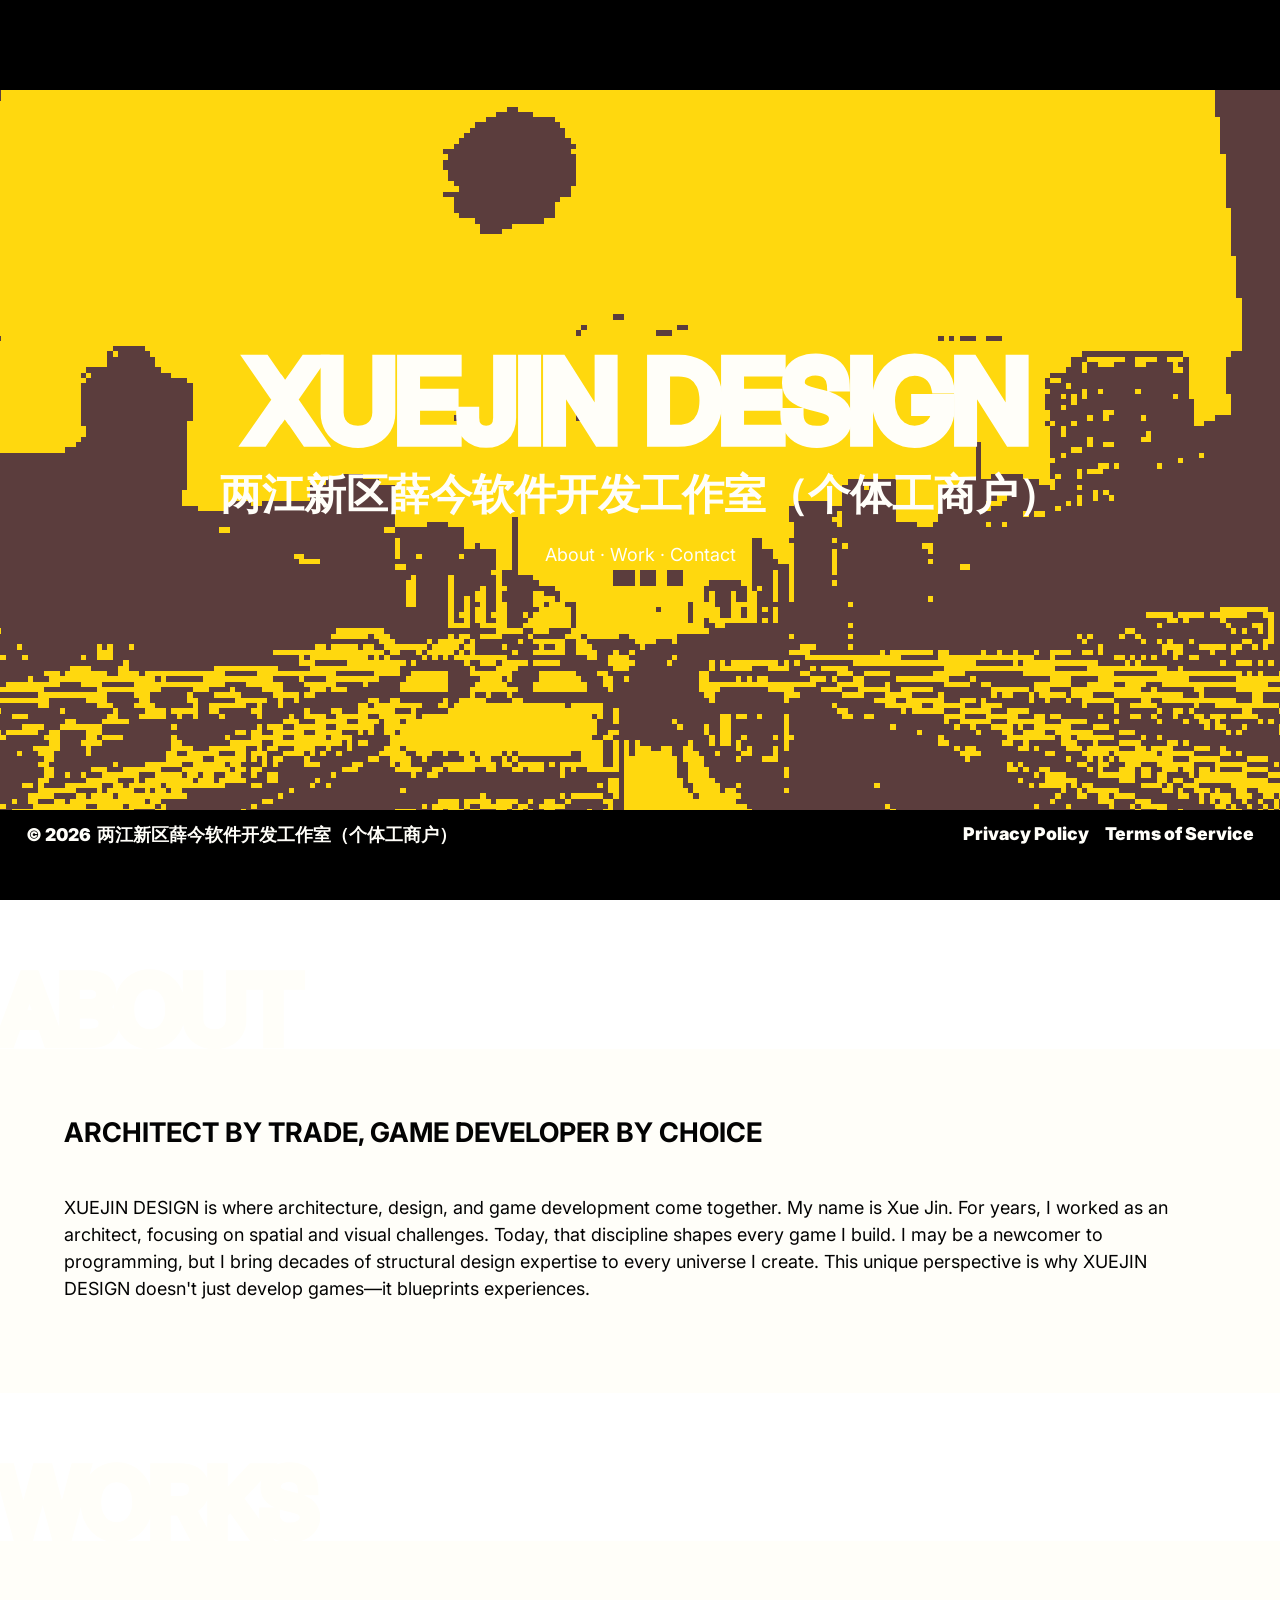
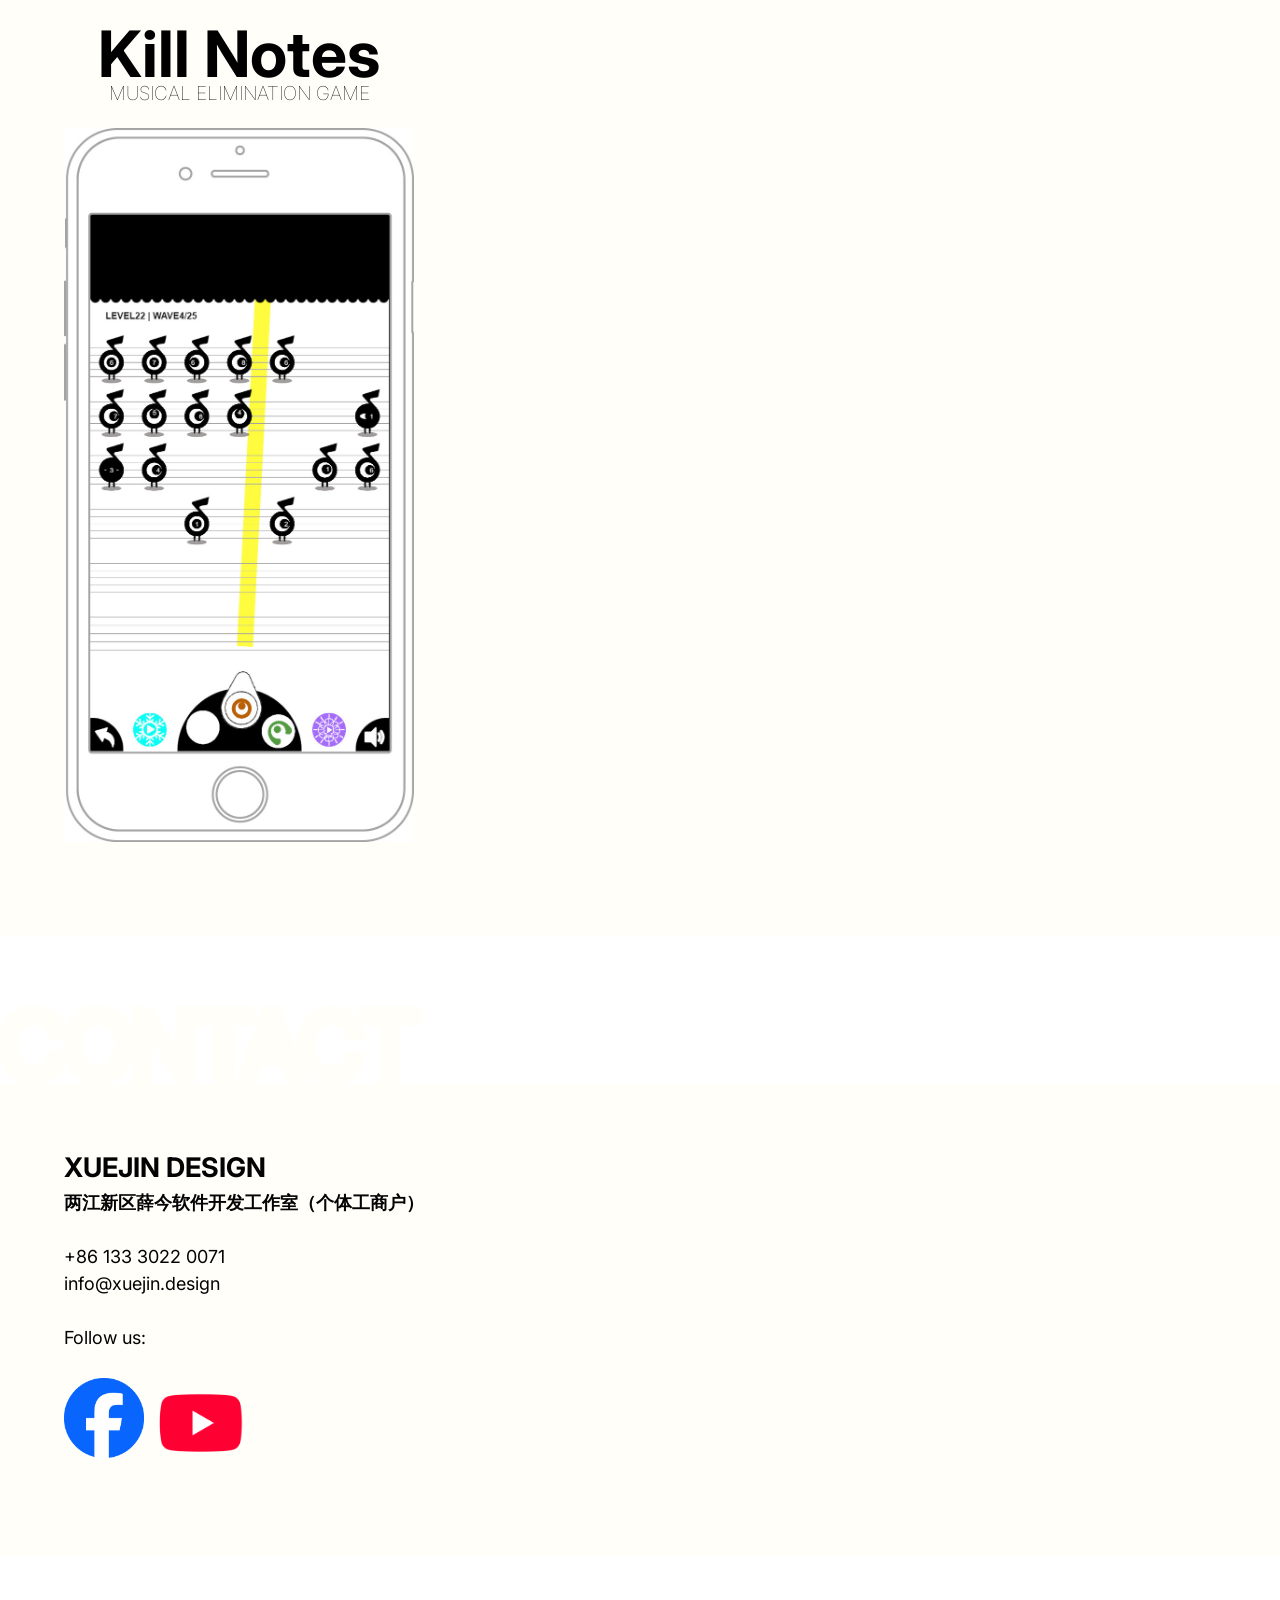
<file: index.html>
<!doctype html>
<html lang="en">
  <head>
    <meta
      name="facebook-domain-verification"
      content="ktpvvyk9784qtbtlmtoqzcp71w7ede"
    />
    <meta charset="UTF-8" />
    <!-- <meta http-equiv=""X-UA-Compatible" content=""IE=edge"> -->
    <meta name="viewport" content="width=device-width, initial-scale=1.0" />
    <title>XUEJIN DESIGN</title>
    <link
      href="https://fonts.googleapis.com/css2?family=Inter:wght@400&display=swap"
      rel="stylesheet"
    />
    <link rel="stylesheet" href="style.css" />
    <link rel="icon" href="assets/icon.png" type="image/png" />
    <link rel="canonical" href="https://xuejin.design/" />
  </head>
  <body>
    <div id="header"></div>

    <div id="logo">
      <p class="logo">XUEJIN DESIGN</p>
            <b class="sublogo"> 两江新区薛今软件开发工作室（个体工商户）</b><br />
      <p class="logo-text">
        <a href="#about">About</a> · <a href="#work">Work</a> ·
        <a href="#contact">Contact</a>
      </p>
    </div>

    <div id="about" class="container">
      <div class="title">ABOUT</div>
      <div class="content">
                <h2>ARCHITECT BY TRADE, GAME DEVELOPER BY CHOICE <br /><br /></h2>

XUEJIN DESIGN is where architecture, design, and game development come together.

My name is Xue Jin. For years, I worked as an architect, focusing on spatial and visual challenges. Today, that discipline shapes every game I build. I may be a newcomer to programming, but I bring decades of structural design expertise to every universe I create.

This unique perspective is why XUEJIN DESIGN doesn't just develop games—it blueprints experiences.


        </p>
        <br />
      </div>
    </div>

    <div id="work" class="container">
      <div class="title">WORKS</div>
      <div class="content">
        <div class="project">
          <p class="project-title">Kill Notes</p>
          <p class="project-subtitle">MUSICAL ELIMINATION GAME</p>
          <a href="killnotes.html">
            <img src="assets/killnotes.jpg" width="350px" height="auto" />
          </a>
        </div>
      </div>
    </div>

    <div id="contact" class="container">
      <div class="title">CONTACT</div>
      <div class="content">
        <h2>XUEJIN DESIGN</h2>
        <b>两江新区薛今软件开发工作室（个体工商户）</b>
      
        <br />
        <br />
        <p>+86 133 3022 0071</p>
        <p>info@xuejin.design</p>
          <br />
        <p>Follow us:</p><br/>
        <a href="https://www.facebook.com/61591018595151/">
<img src="assets/Facebook_Logo_Primary.png" width="auto" height="80px" />
        </a>
                <a href="https://www.youtube.com/@xuejindesign">
<img src="assets/yt_icon_red_digital.png" width="auto" height="70px" />
        </a>
        <br />
                <br />
      </div>
    </div>

     <div id="footer">
      <div>
        <b class="boldText">© 2026&nbsp; 两江新区薛今软件开发工作室（个体工商户）</b>


      </div>

      <div>
        <a class="boldText" href="privacyPolicy.html"
          >Privacy Policy&nbsp;&nbsp;&nbsp;&nbsp;</a
        >
        <a class="boldText" href="termsOfService.html">Terms of Service</a>
      </div>
    </div>
  </body>
    
    
    </div>
  </body>
</html>
</file>
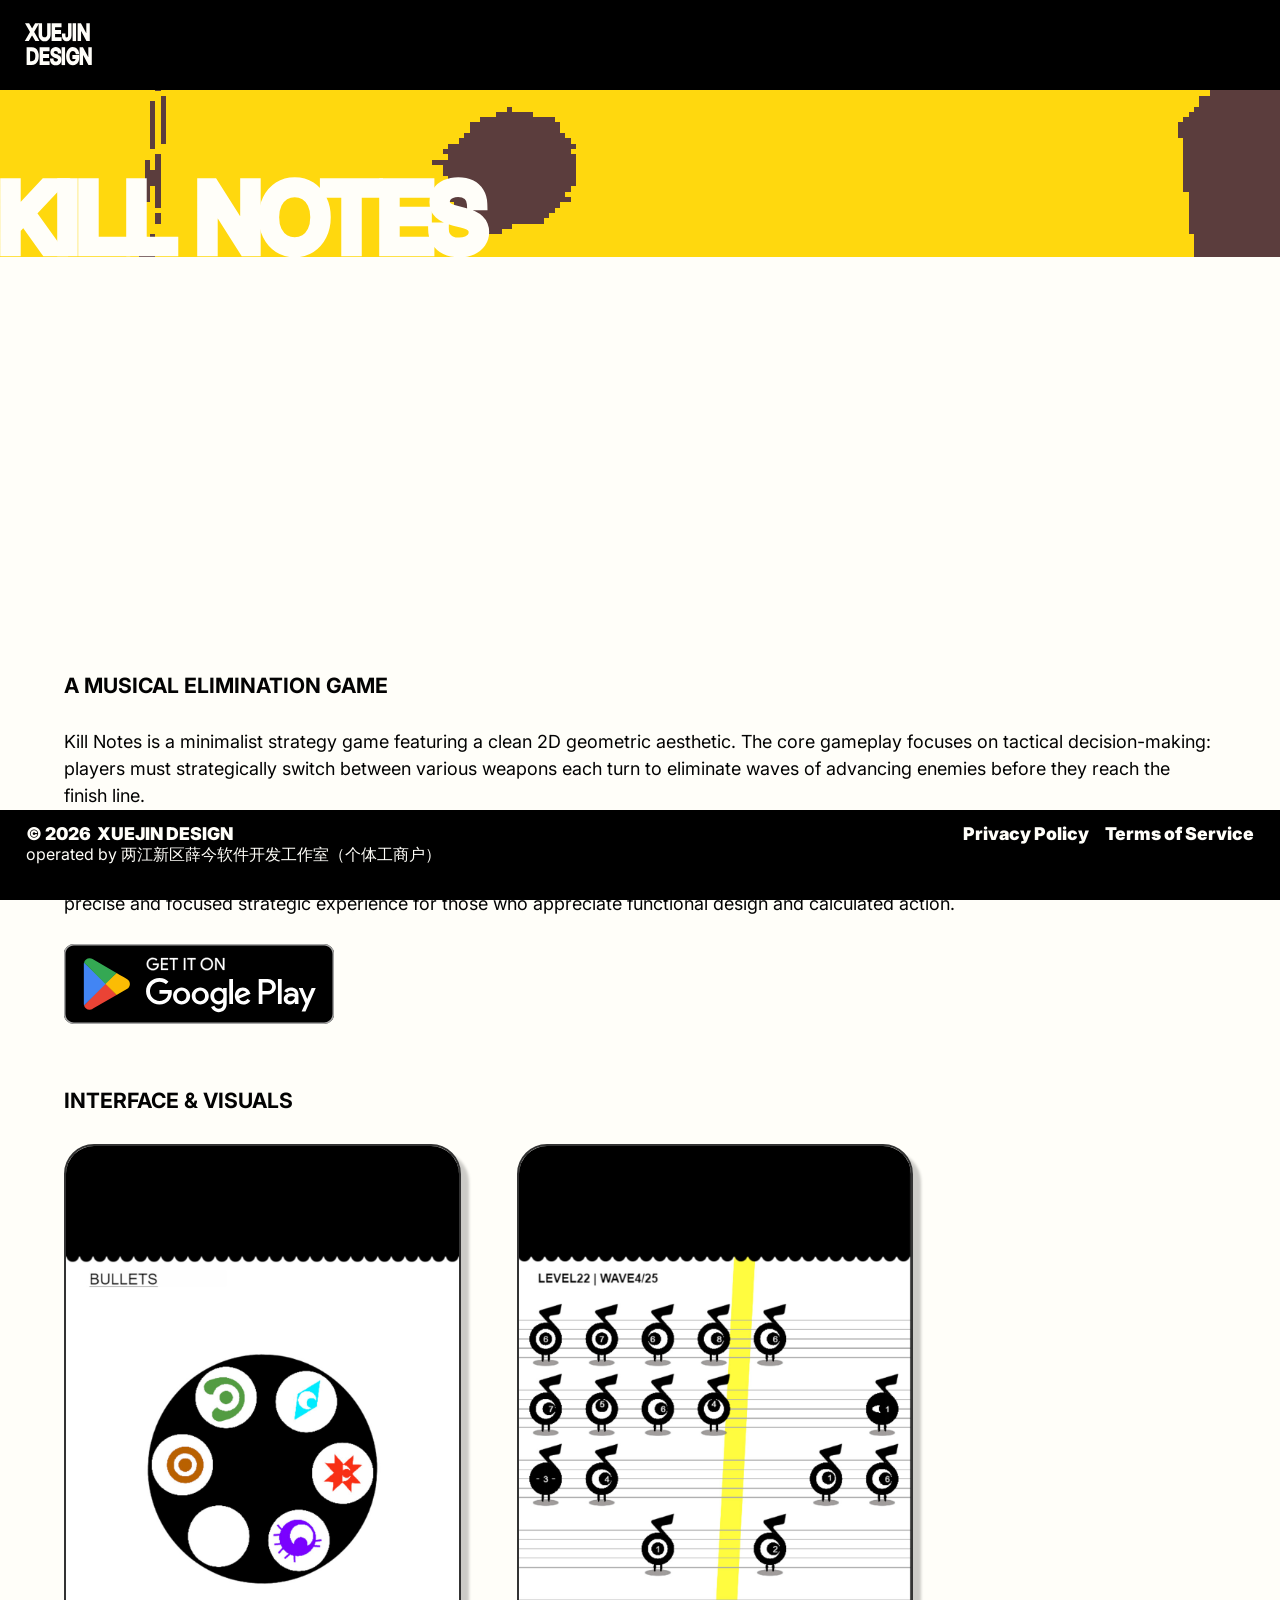
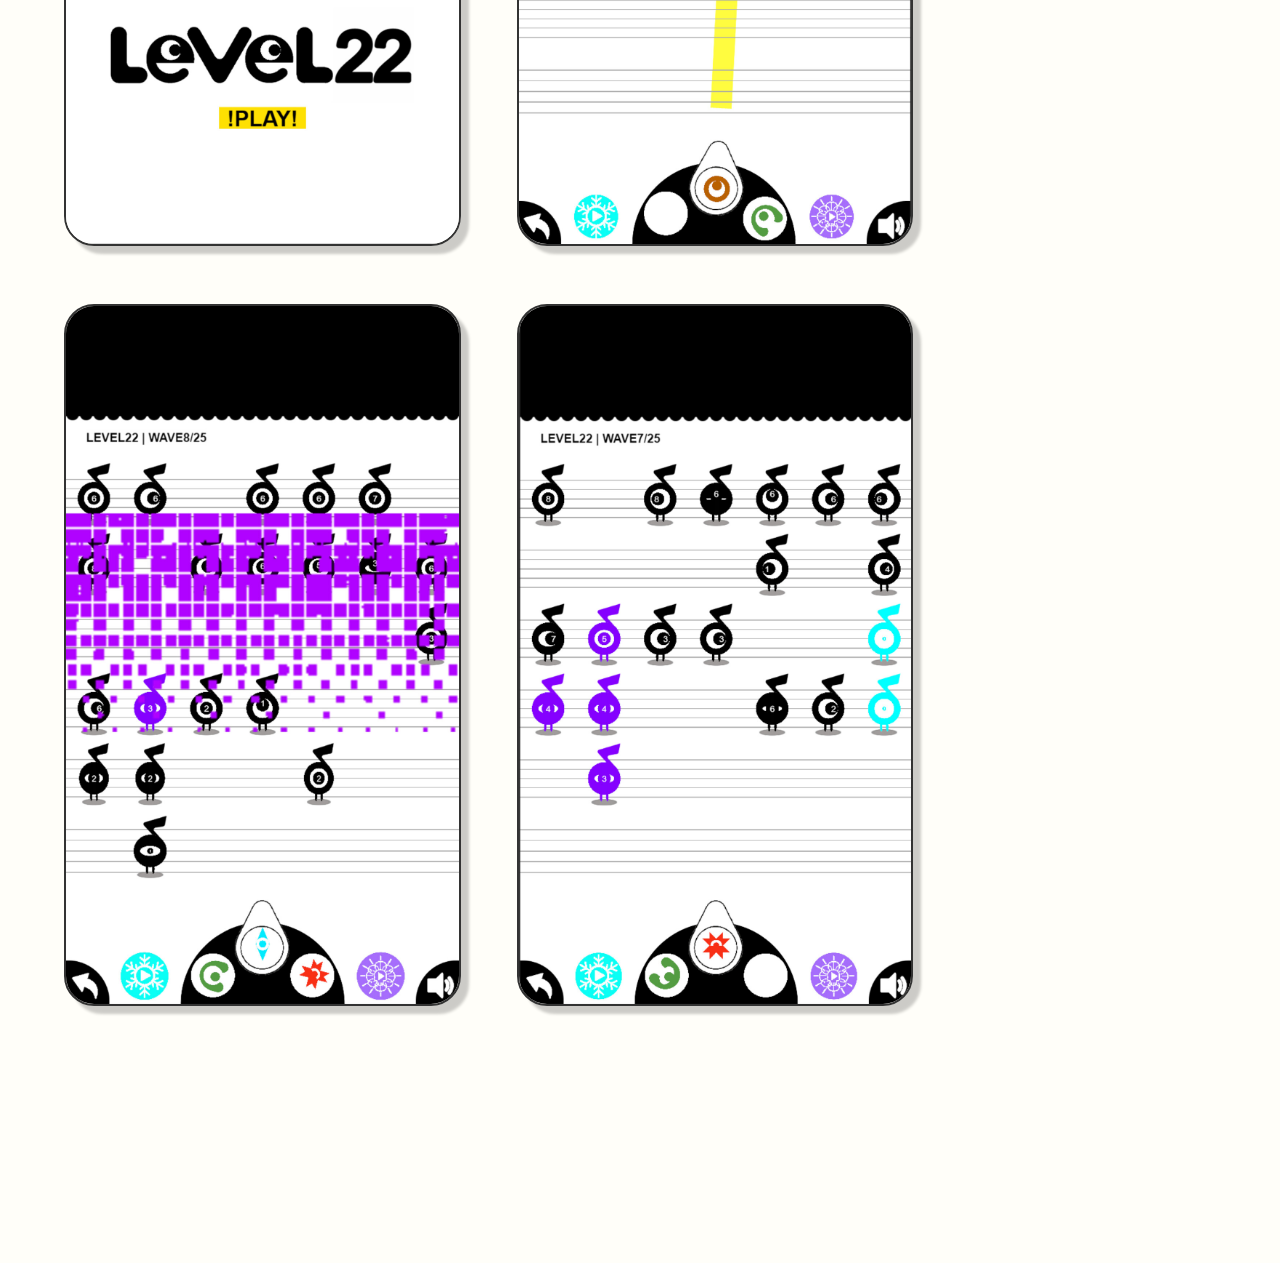
<file: killnotes.html>
<!doctype html>
<html lang="en">
  <head>
    <meta charset="UTF-8" />
    <!-- <meta http-equiv=""X-UA-Compatible" content=""IE=edge"> -->
    <meta name="viewport" content="width=device-width, initial-scale=1.0" />
    <title>Kill Notes</title>
    <link
      href="https://fonts.googleapis.com/css2?family=Inter:wght@400&display=swap"
      rel="stylesheet"
    />
    <link rel="stylesheet" href="style.css" />
    <link rel="icon" href="assets/killnotesicon.png" type="image/png">
  </head>
  <body>
     <div id="header"><a class="home" href="index.html">XUEJIN <br>DESIGN</a></div>

    <div class="page">
      <div class="title">KILL NOTES</div>
        <div class="content">
            <iframe width="560" height="315" src="https://www.youtube.com/embed/53M9fb0tzig?si=6g_VmkOdtdSS__eP" 
              title="YouTube video player" frameborder="0" allow="accelerometer; autoplay; clipboard-write; encrypted-media; gyroscope; picture-in-picture; 
              web-share" referrerpolicy="strict-origin-when-cross-origin" allowfullscreen></iframe>
            <br /><br />
            <h3>A MUSICAL ELIMINATION GAME</h3><br />
          <p>Kill Notes is a minimalist strategy game featuring a clean 2D geometric aesthetic. The core gameplay focuses on tactical decision-making: 
            players must strategically switch between various weapons each turn to eliminate waves of advancing enemies before they reach the finish line.</p>
          <br />
          <p>The game is enhanced by a dynamic auditory layer where each enemy emits a distinct musical pitch based on its remaining health. 
            While the strategy remains the priority, this audio feedback creates a unique, 
            evolving soundscape as you combat the threat.  
            Kill Notes offers a precise and focused strategic experience for those who appreciate functional design and calculated action.</p>
                    
          <br />
          <a href="https://play.google.com/store/apps/details?id=com.togaming.killnotes" target="_blank">
            <img src="./assets/GetItOnGooglePlay.svg" width="auto" height="80px" />
          </a>
          <br /><br /><br />
                      <h3>INTERFACE & VISUALS</h3><br />

            <img class="screenshot" src="assets/KN01.jpg"/>
            <img class="screenshot" src="assets/KN02.jpg"/>
                        <img class="screenshot" src="assets/KN03.jpg"/>
                                    <img class="screenshot" src="assets/KN04.jpg"/>
          
          <br /><br />                       <br /><br /> <br /><br /></div>
           <div id="footer">
      <div>
        <b class="boldText">© 2026&nbsp; XUEJIN DESIGN</b>

        <br />
        <p class="lightText">
          operated by 两江新区薛今软件开发工作室（个体工商户）
        </p>
      </div>

      <div>
        <a class="boldText" href="privacyPolicy.html"
          >Privacy Policy&nbsp;&nbsp;&nbsp;&nbsp;</a
        >
        <a class="boldText" href="termsOfService.html">Terms of Service</a>
      </div>
    </div>
  </body>
  </body>
  <style>
    .screenshot {
      margin-right: 4vw;
      margin-bottom: 4vw;
      border-radius: 30px;
      box-shadow: 8px 8px 3px rgba(0, 0, 0, 0.2);
      border: 2px solid #333;
      max-width:95%;
      width: auto;
      height:78vh;
    }

  </style>
</html>
</file>
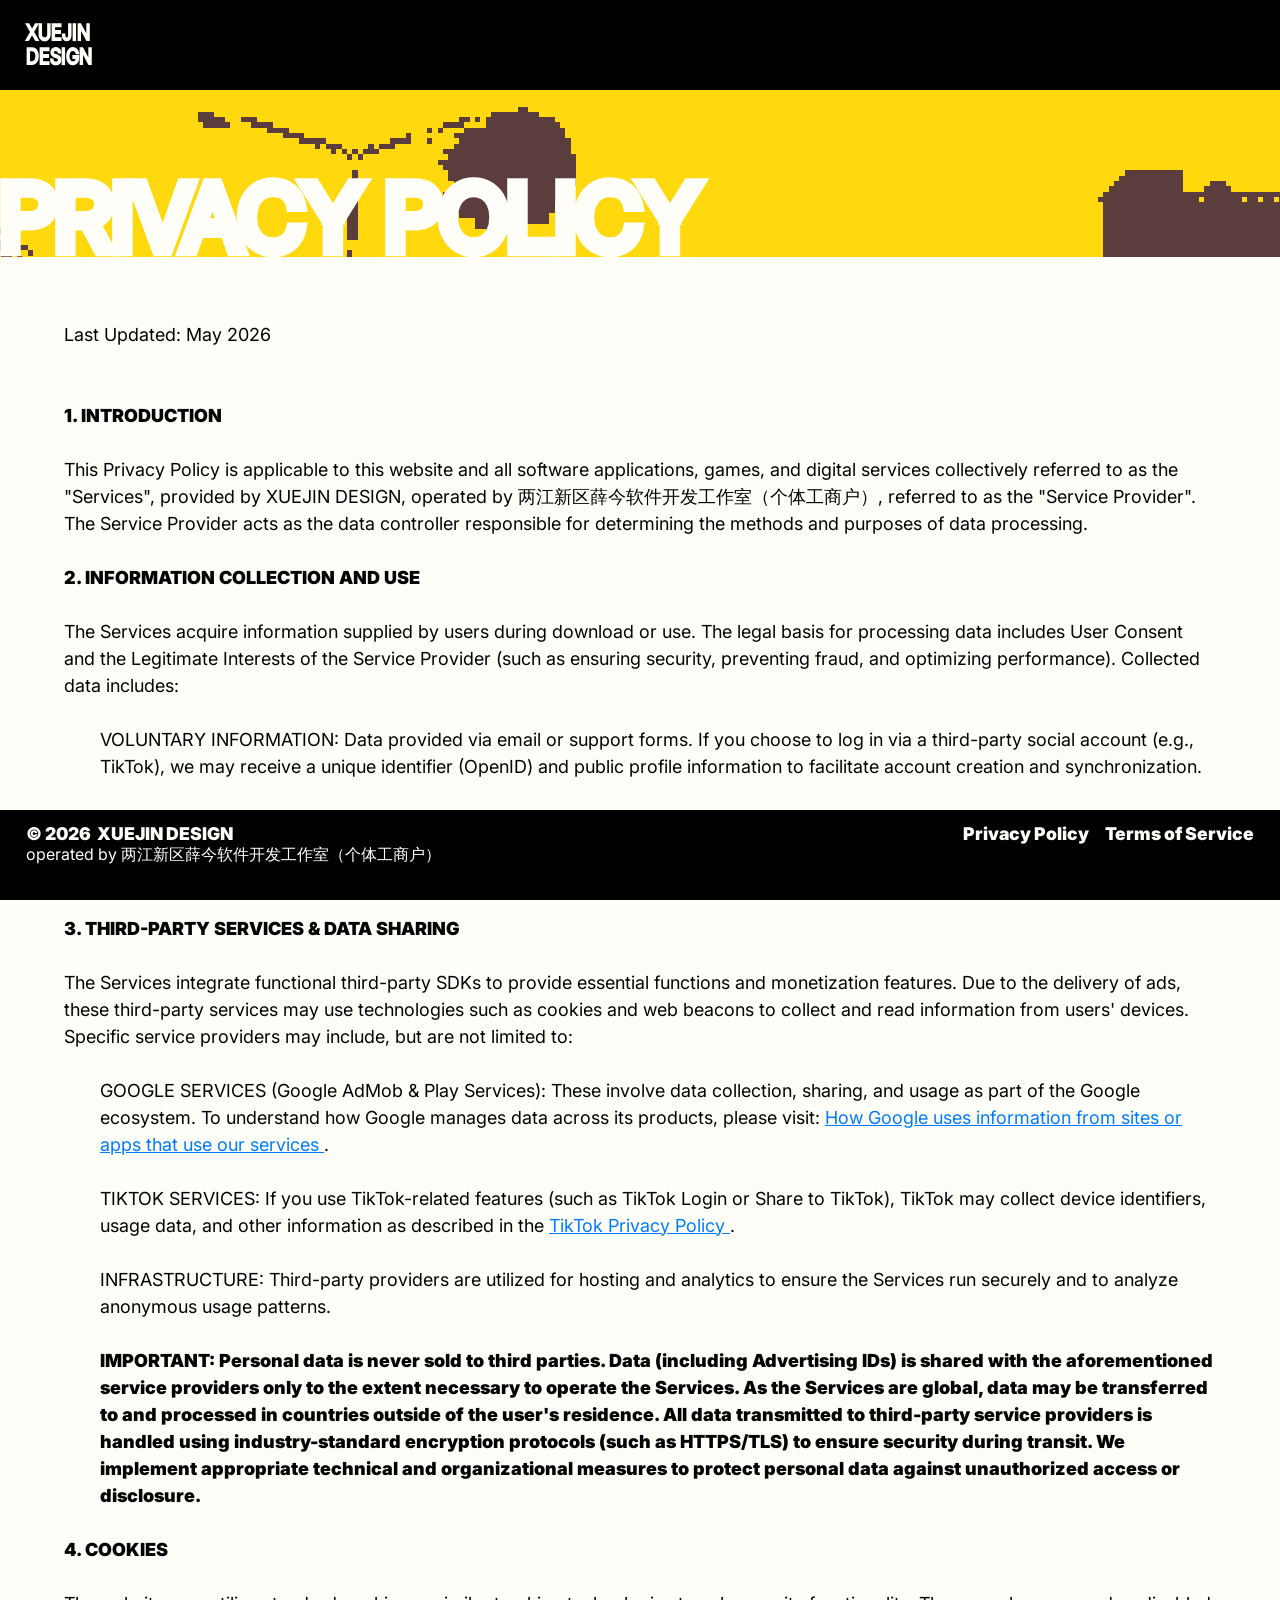
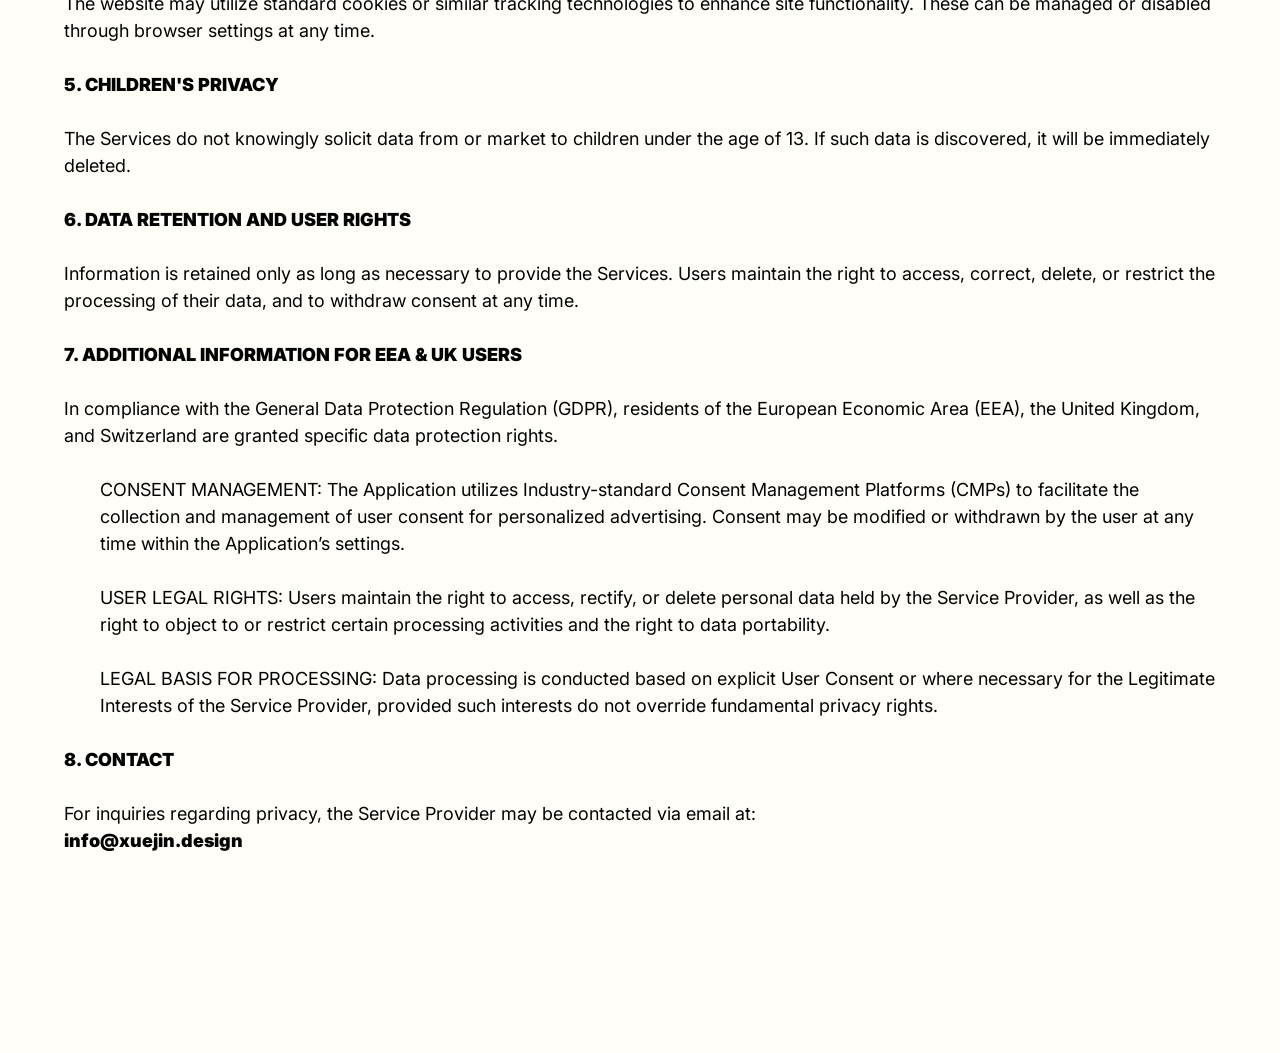
<file: privacyPolicy.html>
<!doctype html>
<html lang="en">
  <head>
    <meta charset="UTF-8" />
    <!-- <meta http-equiv=""X-UA-Compatible" content=""IE=edge"> -->
    <meta name="viewport" content="width=device-width, initial-scale=1.0" />
    <title>Privacy Policy - XUEJIN DESIGN</title>
    <link
      href="https://fonts.googleapis.com/css2?family=Inter:wght@400&display=swap"
      rel="stylesheet"
    />
    <link rel="stylesheet" href="style.css" />
    <link rel="icon" href="assets/icon.png" type="image/png" />
  </head>
  <body>
    <div id="header">
      <a class="home" href="index.html">XUEJIN <br />DESIGN</a>
    </div>

    <div class="page">
      <div class="title">PRIVACY POLICY</div>
      <div class="content">
        <p>Last Updated: May 2026</p>
        <br /><br />

        <p class="heading">1. INTRODUCTION</p>
        <br />
        <p>
          This Privacy Policy is applicable to this website and all software
          applications, games, and digital services collectively referred to as
          the "Services", provided by XUEJIN DESIGN, operated by
          两江新区薛今软件开发工作室（个体工商户）, referred to as the "Service
          Provider". The Service Provider acts as the data controller
          responsible for determining the methods and purposes of data
          processing.
        </p>
        <br />
        <p class="heading">2. INFORMATION COLLECTION AND USE</p>
        <br />
        <p>
          The Services acquire information supplied by users during download or
          use. The legal basis for processing data includes User Consent and the
          Legitimate Interests of the Service Provider (such as ensuring
          security, preventing fraud, and optimizing performance). Collected
          data includes:
        </p>
        <br />
        <p class="indent">
          VOLUNTARY INFORMATION: Data provided via email or support forms. If
          you choose to log in via a third-party social account (e.g., TikTok),
          we may receive a unique identifier (OpenID) and public profile
          information to facilitate account creation and synchronization.
        </p>
        <br />
        <p class="indent">
          AUTOMATICALLY COLLECTED DATA: Device-specific info (model, OS, Android
          Advertising ID, Amazon Advertising ID or Apple IDFA) and anonymous
          usage statistics. These IDs are used exclusively for ad frequency
          capping, attribution, and to provide personalized advertising and
          analytics. Users can reset these IDs or opt out of personalized ads
          through their device settings.
        </p>
        <br />
        <p class="heading">3. THIRD-PARTY SERVICES & DATA SHARING</p>
        <br />
        <p>
          The Services integrate functional third-party SDKs to provide
          essential functions and monetization features. Due to the delivery of
          ads, these third-party services may use technologies such as cookies
          and web beacons to collect and read information from users' devices.
          Specific service providers may include, but are not limited to:
        </p>
        <br />
        <p class="indent">
          GOOGLE SERVICES (Google AdMob & Play Services): These involve data
          collection, sharing, and usage as part of the Google ecosystem. To
          understand how Google manages data across its products, please visit:
          <a
            href="https://policies.google.com/technologies/partner-sites"
            target="_blank"
            style="color: #007bff; text-decoration: underline"
            >How Google uses information from sites or apps that use our
            services </a
          >.
        </p>
        <br />
        <p class="indent">
          TIKTOK SERVICES: If you use TikTok-related features (such as TikTok
          Login or Share to TikTok), TikTok may collect device identifiers,
          usage data, and other information as described in the
          <a
            href="https://www.tiktok.com/legal/page/row/privacy-policy/en"
            target="_blank"
            style="color: #007bff; text-decoration: underline"
            >TikTok Privacy Policy </a
          >.
        </p>
        <br />

        <p class="indent">
          INFRASTRUCTURE: Third-party providers are utilized for hosting and
          analytics to ensure the Services run securely and to analyze anonymous
          usage patterns.
        </p>
        <br />
        <div class="indent">
          <p class="heading">
            IMPORTANT: Personal data is never sold to third parties. Data
            (including Advertising IDs) is shared with the aforementioned
            service providers only to the extent necessary to operate the
            Services. As the Services are global, data may be transferred to and
            processed in countries outside of the user's residence. All data
            transmitted to third-party service providers is handled using
            industry-standard encryption protocols (such as HTTPS/TLS) to ensure
            security during transit. We implement appropriate technical and
            organizational measures to protect personal data against
            unauthorized access or disclosure.
          </p>
        </div>
        <br />
        <p class="heading">4. COOKIES</p>
        <br />
        <p>
          The website may utilize standard cookies or similar tracking
          technologies to enhance site functionality. These can be managed or
          disabled through browser settings at any time.
        </p>
        <br />
        <p class="heading">5. CHILDREN'S PRIVACY</p>
        <br />
        <p>
          The Services do not knowingly solicit data from or market to children
          under the age of 13. If such data is discovered, it will be
          immediately deleted.
        </p>
        <br />
        <p class="heading">6. DATA RETENTION AND USER RIGHTS</p>
        <br />
        <p>
          Information is retained only as long as necessary to provide the
          Services. Users maintain the right to access, correct, delete, or
          restrict the processing of their data, and to withdraw consent at any
          time.
        </p>
        <br />
        <p class="heading">7. ADDITIONAL INFORMATION FOR EEA & UK USERS</p>
        <br />
        <p>
          In compliance with the General Data Protection Regulation (GDPR),
          residents of the European Economic Area (EEA), the United Kingdom, and
          Switzerland are granted specific data protection rights.
        </p>
        <br />
        <p class="indent">
          CONSENT MANAGEMENT: The Application utilizes Industry-standard Consent
          Management Platforms (CMPs) to facilitate the collection and
          management of user consent for personalized advertising. Consent may
          be modified or withdrawn by the user at any time within the
          Application’s settings.
        </p>
        <br />
        <p class="indent">
          USER LEGAL RIGHTS: Users maintain the right to access, rectify, or
          delete personal data held by the Service Provider, as well as the
          right to object to or restrict certain processing activities and the
          right to data portability.
        </p>
        <br />
        <p class="indent">
          LEGAL BASIS FOR PROCESSING: Data processing is conducted based on
          explicit User Consent or where necessary for the Legitimate Interests
          of the Service Provider, provided such interests do not override
          fundamental privacy rights.
        </p>
        <br />
        <p class="heading">8. CONTACT</p>
        <br />
        <p>
          For inquiries regarding privacy, the Service Provider may be contacted
          via email at:
        </p>
        <p class="heading">info@xuejin.design</p>
        <br /><br /><br /><br /><br />
      </div>
    </div>
    <div id="footer">
      <div>
        <b class="boldText">© 2026&nbsp; XUEJIN DESIGN</b>

        <br />
        <p class="lightText">
          operated by 两江新区薛今软件开发工作室（个体工商户）
        </p>
      </div>

      <div>
        <a class="boldText" href="privacyPolicy.html"
          >Privacy Policy&nbsp;&nbsp;&nbsp;&nbsp;</a
        >
        <a class="boldText" href="termsOfService.html">Terms of Service</a>
      </div>
    </div>
  </body>
</html>
</file>
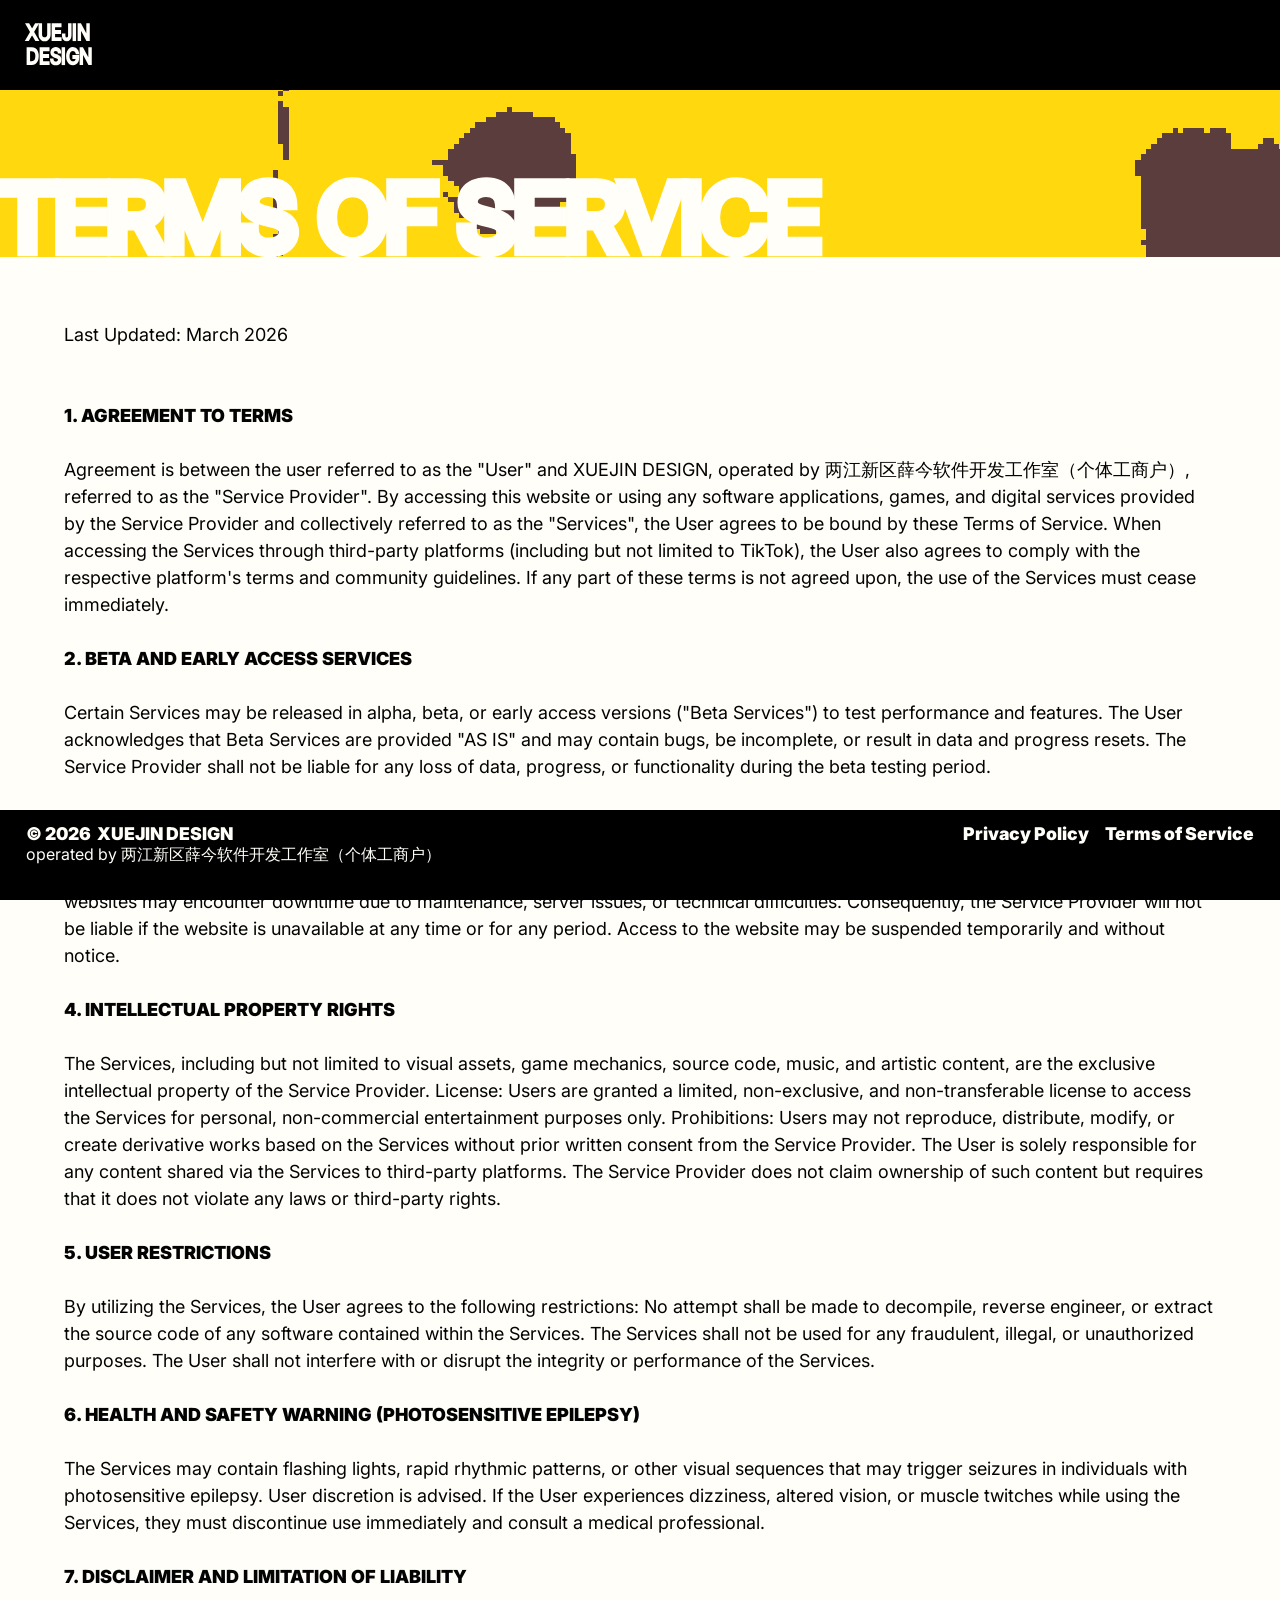
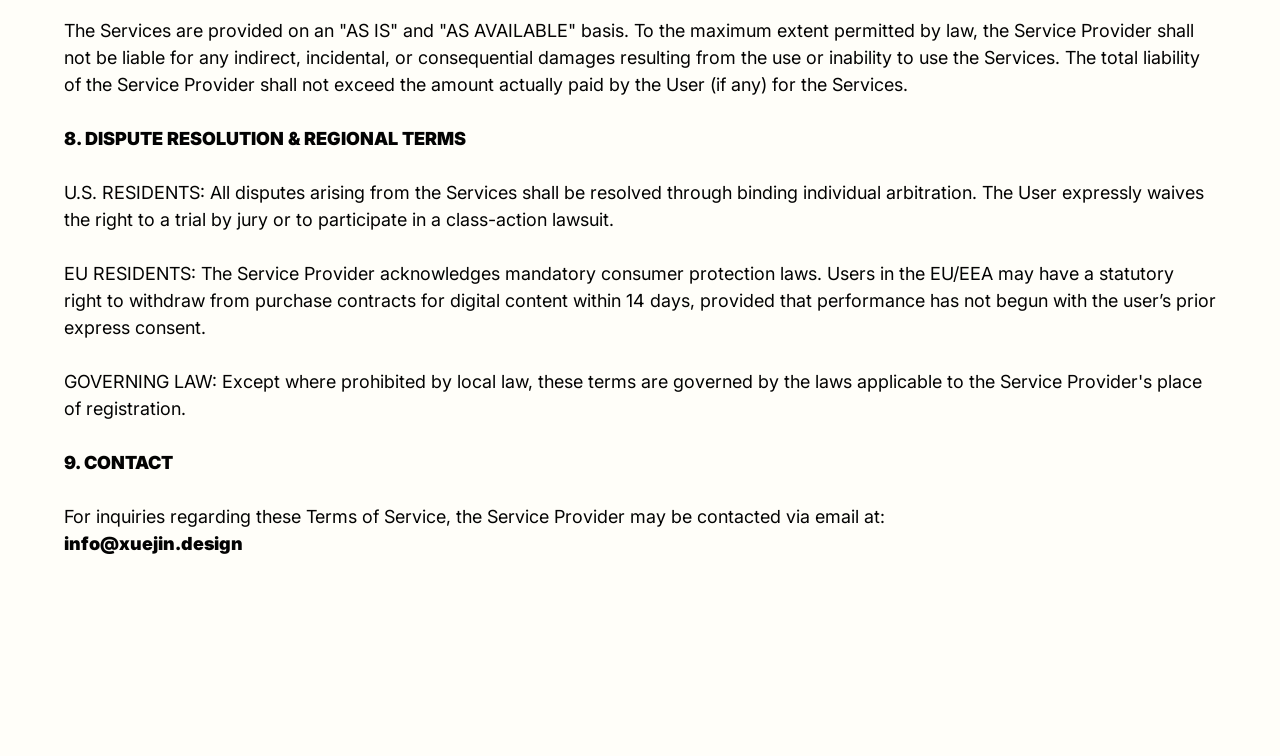
<file: termsOfService.html>
<!doctype html>
<html lang="en">
  <head>
    <meta charset="UTF-8" />
    <!-- <meta http-equiv=""X-UA-Compatible" content=""IE=edge"> -->
    <meta name="viewport" content="width=device-width, initial-scale=1.0" />
    <title>Terms of Service - XUEJIN DESIGN</title>
    <link href="https://fonts.googleapis.com/css2?family=Inter:wght@400&display=swap" rel="stylesheet">
        <link rel="stylesheet" href="style.css" />
  </head>
  <body>
    <div id="header">
      <a class="home" href="index.html">XUEJIN <br>DESIGN</a>
    </div>

    <div class="page">
      <div class="title">TERMS OF SERVICE</div>
        <div class="content">
          <p>Last Updated: March 2026</p>        
          <br /><br />
          <p class="heading">1. AGREEMENT TO TERMS</p>         
          <br />
<p>
Agreement is between the user referred to as the "User" 
and XUEJIN DESIGN, operated by 两江新区薛今软件开发工作室（个体工商户）, referred to as the "Service Provider". 
By accessing this website or using any software applications, games, 
and digital services provided by the Service Provider and collectively referred to as the "Services", 
the User agrees to be bound by these Terms of Service. 
When accessing the Services through third-party platforms (including but not limited to TikTok), 
the User also agrees to comply with the respective platform's terms and community guidelines.
If any part of these terms is not agreed upon, the use of the Services must cease immediately.
</p> 
<br />
<p class="heading">2. BETA AND EARLY ACCESS SERVICES</p>
<br />
<p>
Certain Services may be released in alpha, beta, or early access versions ("Beta Services") to test performance and features. 
The User acknowledges that Beta Services are provided "AS IS" and may contain bugs, be incomplete, or result in data and progress resets. 
The Service Provider shall not be liable for any loss of data, progress, or functionality during the beta testing period.
</p>
<br />
<p class="heading">3. WEBSITE AVAILABILITY (SITE UP TIME)</p>
<br />
<p>

The Service Provider takes all reasonable steps to ensure that this website is available 24 hours every day, 
365 days per year. However, websites may encounter downtime due to maintenance, server issues, or technical difficulties.
 Consequently, the Service Provider will not be liable if the website is unavailable at any time or for any period. 
 Access to the website may be suspended temporarily and without notice.
</p>
<br /> 
<p class="heading">4. INTELLECTUAL PROPERTY RIGHTS</p>
<br />
<p>
The Services, including but not limited to visual assets, game mechanics, source code, music, and artistic content, 
are the exclusive intellectual property of the Service Provider.

License: Users are granted a limited, non-exclusive, and non-transferable license to access the Services for personal, 
non-commercial entertainment purposes only.

Prohibitions: Users may not reproduce, distribute, modify, or create derivative works based on the Services without prior written consent from the Service Provider.
  The User is solely responsible for any content shared via the Services to third-party platforms. 
  The Service Provider does not claim ownership of such content but requires that it does not violate any laws or third-party rights.
  
</p>
<br />
<p class="heading">5. USER RESTRICTIONS</p>
<br />
<p>
By utilizing the Services, the User agrees to the following restrictions:

No attempt shall be made to decompile, reverse engineer, or extract the source code of any software contained within the Services.

The Services shall not be used for any fraudulent, illegal, or unauthorized purposes.

The User shall not interfere with or disrupt the integrity or performance of the Services.
</p>
<br />
<p class="heading">6. HEALTH AND SAFETY WARNING (PHOTOSENSITIVE EPILEPSY)</p>
<br />
<p>
The Services may contain flashing lights, rapid rhythmic patterns, or other visual sequences that may trigger seizures in individuals with photosensitive epilepsy. 
User discretion is advised. If the User experiences dizziness, altered vision, or muscle twitches while using the Services, 
they must discontinue use immediately and consult a medical professional.
</p>
<br />
<p class="heading">7. DISCLAIMER AND LIMITATION OF LIABILITY</p>
<br />
<p>
The Services are provided on an "AS IS" and "AS AVAILABLE" basis. 
To the maximum extent permitted by law, the Service Provider shall not be liable for any indirect, 
incidental, or consequential damages resulting from the use or inability to use the Services. 
The total liability of the Service Provider shall not exceed the amount actually paid by the User (if any) for the Services.
</p>
<br />
<p class="heading">8. DISPUTE RESOLUTION & REGIONAL TERMS</p>
<br />
<p> 
U.S. RESIDENTS: All disputes arising from the Services shall be resolved through binding individual arbitration. The User expressly waives the right to a trial by jury or to participate in a class-action lawsuit.
</p>
<br /><p>
EU RESIDENTS: 
The Service Provider acknowledges mandatory consumer protection laws. Users in the EU/EEA may have a statutory right to withdraw from purchase contracts for digital content within 14 days, provided that performance has not begun with the user’s prior express consent.
</p>
<br /><p>
GOVERNING LAW: Except where prohibited by local law, these terms are governed by the laws applicable to the Service Provider's place of registration.
</p>
<br />
<p class="heading">9. CONTACT</p>
<br /><p>
For inquiries regarding these Terms of Service, the Service Provider may be contacted via email at: 
</p><p class="heading">info@xuejin.design
</p>
<br /><br /><br /><br /><br />
      </div>
    </div>

      </div>
    </div>

       <div id="footer">
      <div>
        <b class="boldText">© 2026&nbsp; XUEJIN DESIGN</b>

        <br />
        <p class="lightText">
          operated by 两江新区薛今软件开发工作室（个体工商户）
        </p>
      </div>

      <div>
        <a class="boldText" href="privacyPolicy.html"
          >Privacy Policy&nbsp;&nbsp;&nbsp;&nbsp;</a
        >
        <a class="boldText" href="termsOfService.html">Terms of Service</a>
      </div>
    </div>
  </body>
  </body>

</html>
</file>
<file: style.css>
* {
  margin: 0;
  padding: 0;
  box-sizing: border-box; /* 确保 padding 不会撑大盒子 */
  font-family: "Inter", sans-serif;
}
html {
  scroll-padding-top: 15vh; /* 与 header 高度保持一致 */
}
a {
  color: #fffef9;
  text-decoration: none; /* 去掉默认的下划线 */
}
body {
  overflow-x: hidden; /* 防止出现细微的左右晃动 */
  background-image: url("./assets/32color.gif");

  /* 关键属性 */
  background-size: cover; /* 保持比例撑满全屏，不留白 */
  background-position: center; /* 图片居中展示 */
  background-repeat: no-repeat; /* 防止图片重复排列 */
  background-attachment: fixed; /* 背景固定，不随内容滚动（视差感） */

  image-rendering: pixelated; /* 现代浏览器的标准写法 */
  image-rendering: -moz-crisp-edges; /* 针对 Firefox */
  image-rendering: crisp-edges; /* 针对部分其他浏览器 */

  /* 记得清除默认边距 */
  margin: 0;
  padding: 0;
  min-height: 100vh;
}
.home {
  font-size: 2vh; /* 使用视口宽度单位，确保在不同屏幕上都能适应 */
  color: #fffef9;
  -webkit-text-stroke: 0.2vh #fffef9;
  transform: scaleY(1.2); /* 1.2 表示纵向拉长到 1.2 倍，数值越大越高 */
  line-height: 1.1;
}
#logo {
  display: flex;
  justify-content: center; /* 水平居中 */
  align-items: center; /* 垂直居中 */
  min-height: 100vh; /* 确保父容器高度占满整个屏幕 */
  flex-direction: column;
}
.logo {
  font-size: 12vh; /* 使用视口宽度单位，确保在不同屏幕上都能适应 */
  color: #fffef9;
  -webkit-text-stroke: 1.5vh #fffef9;
}
.sublogo {
  font-size: 4.7vh; /* 使用视口宽度单位，确保在不同屏幕上都能适应 */
  color: #fffef9;
}
.logo-text {
  font-size: 2vh; /* 使用视口宽度单位，确保在不同屏幕上都能适应 */
  color: #fffef9;
}
.container {
  display: block;
  margin: 8vh 0; /* 上下间距，水平居中 */
}
.page {
  display: block;
  margin-top: 20vh; /* 水平居中 */
}
.title {
  color: #fffef9;
  font-size: 10vh;
  line-height: 0.85; /* 强制压缩行高 */
  margin: 0; /* 暴力负边距，强制把下方的白色块拉上来 */
  display: block;
  -webkit-text-stroke: 1.4vh #fffef9;
}
.content {
  background-color: #fffef9;
  font-size: 2vh;
  color: #030303;
  margin: 0;
  padding: 5%;
  line-height: 1.5;
}
.heading {
  font-weight: 900;
  color: #030303;
}
.indent {
  margin-left: 2em;
}
.project {
  position: relative; /* 关键：作为定位参考 */
  display: inline-block;
  z-index: 1; /* 较低层级 */
  margin-top: 2%;
  margin-bottom: 2%;
}
.project-title {
  white-space: nowrap; /* ← 加上这行，强制不换行 */
  top: -10%;
  color: rgb(0, 0, 0);
  font-weight: bolder;
  font-size: 4rem;
  text-align: center;
  line-height: 0.8;
}
.project-subtitle {
  text-align: center;
  white-space: nowrap; /* ← 加上这行，强制不换行 */
  top: 5%;
  color: rgb(0, 0, 0);
  font-weight: lighter;
  font-size: 1.2rem;
  padding-bottom: 20px;
}
#header {
  background-color: #000000;
  display: flex;
  position: fixed;
  width: 100%;
  height: 10vh;
  top: 0;
  align-items: center;
  padding-left: 2vw;
  z-index: 2;
}
#footer {
  background-color: #000000;
  position: fixed;
  width: 100%;
  height: 10vh;
  bottom: 0;
  display: flex;
  color: #fffef9;
  padding-left: 2vw;
  padding-right: 2vw;
  padding-top: 1vw;
  z-index: 2;
  justify-content: space-between;
}

.boldText {
  font-weight: 900;
  font-size: 1.1rem;
}

.lightText {
  font-weight: 400;
  font-size: 1rem;
}

img {
  image-rendering: -webkit-optimize-contrast; /* 重要！不加这个图片会模糊 */
}
</file>
